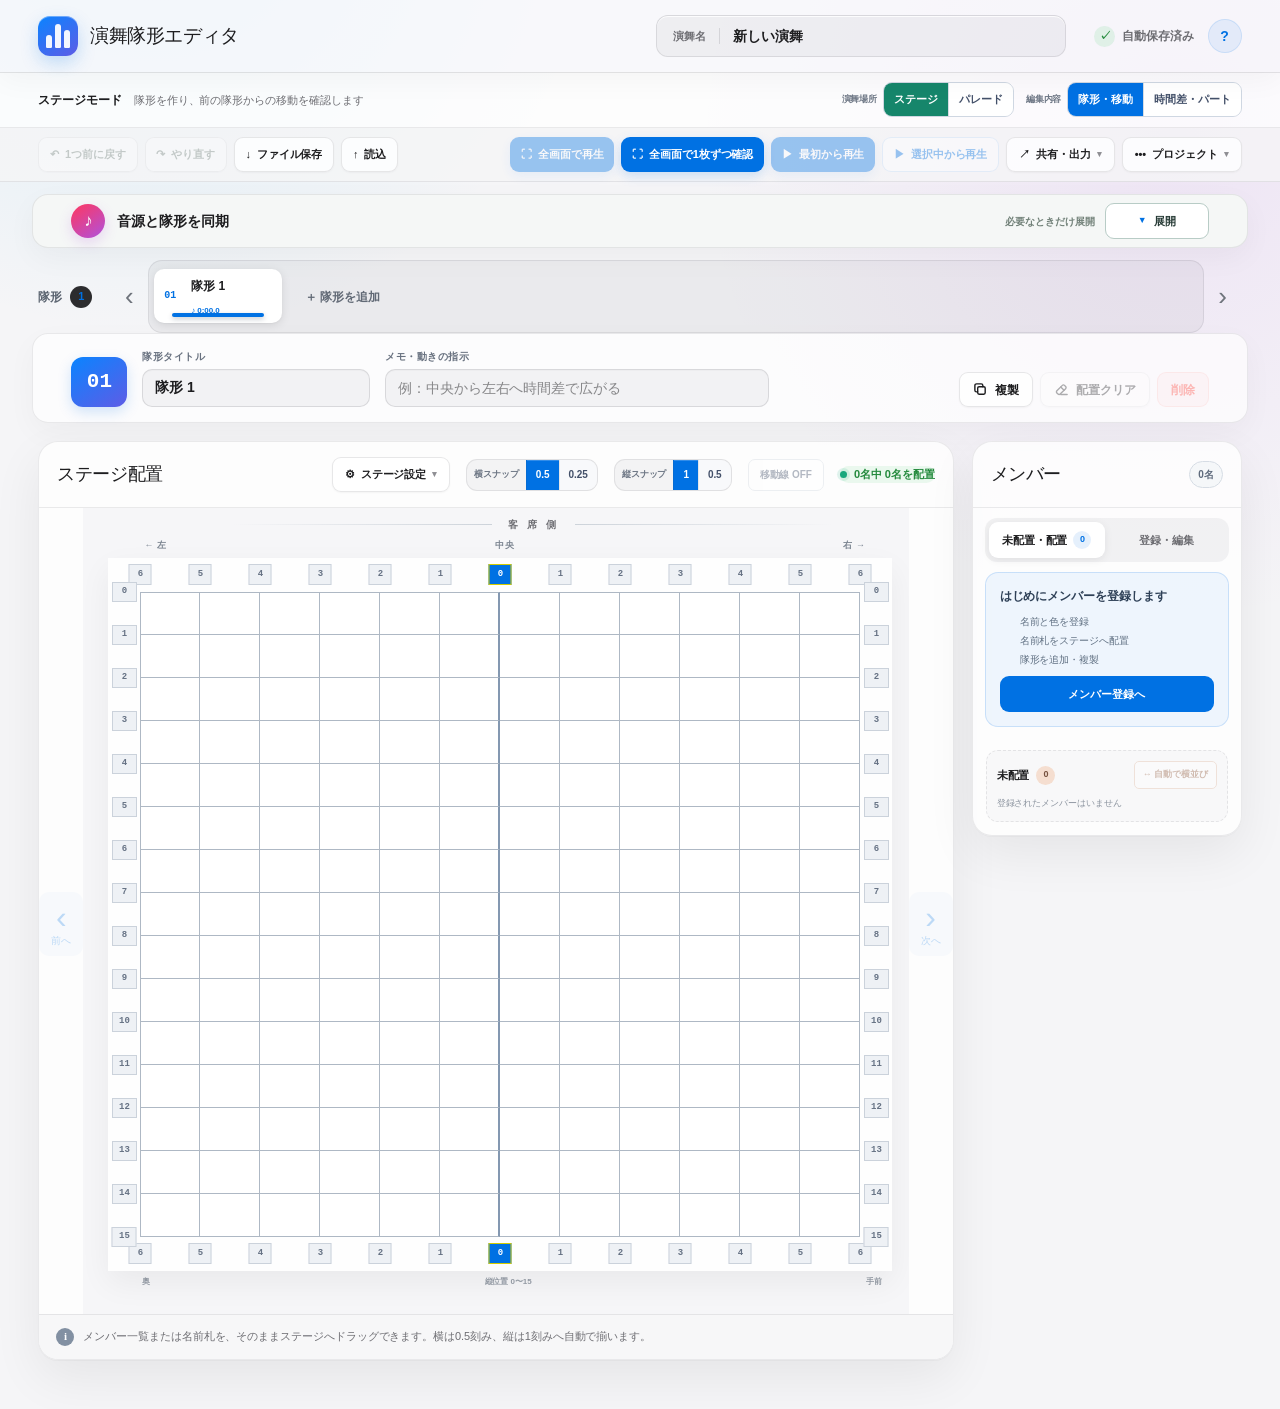
<file: index.html>
<!DOCTYPE html><html lang="ja"><head><meta charSet="utf-8"/><meta name="viewport" content="width=device-width, initial-scale=1"/><link rel="stylesheet" href="/_next/static/css/index.c8V2SssH.css" data-rsc-css-href="/_next/static/css/index.c8V2SssH.css" data-precedence="vite-rsc/importer-resources"/><link rel="modulepreload" fetchPriority="low" href="/_next/static/chunks/index-qFJUiEn0.js"/><script src="/_next/static/chunks/rolldown-runtime-C60lm6uB.js" type="module" async=""></script><script src="/_next/static/chunks/framework-BgSIrAUN.js" type="module" async=""></script><link rel="modulepreload" href="/_next/static/chunks/layout-segment-context-BLCfnZD0.js" crossorigin=""/><link rel="modulepreload" href="/_next/static/chunks/page-d0MLlk1j.js" crossorigin=""/><title>演舞隊形エディタ</title><meta name="description" content="踊りの隊形を、かんたんに作成・編集・共有。スマートフォンとパソコンの両方で使えます。"/><meta name="application-name" content="演舞隊形エディタ"/><meta property="og:title" content="演舞隊形エディタ"/><meta property="og:description" content="踊りの隊形を、かんたんに作成・編集・共有。スマートフォンとパソコンの両方で使えます。"/><meta property="og:url" content="https://sorakane.github.io"/><meta property="og:site_name" content="演舞隊形エディタ"/><meta property="og:type" content="website"/><meta property="og:locale" content="ja_JP"/><meta property="og:image" content="https://sorakane.github.io/og-image.png"/><meta property="og:image:width" content="1200"/><meta property="og:image:height" content="630"/><meta property="og:image:alt" content="演舞隊形エディタ — 踊りの隊形をかんたんに作成・共有"/><meta name="twitter:card" content="summary_large_image"/><meta name="twitter:title" content="演舞隊形エディタ"/><meta name="twitter:description" content="踊りの隊形を、かんたんに作成・編集・共有。スマートフォンとパソコンの両方で使えます。"/><meta name="twitter:image" content="https://sorakane.github.io/og-image.png"/><link rel="shortcut icon" href="/favicon.svg"/><link rel="icon" href="/favicon.svg"/><link rel="manifest" href="/manifest.webmanifest"/><link rel="canonical" href="https://sorakane.github.io"/><meta name="theme-color" content="#f5f5f7" media="(prefers-color-scheme: light)"/><meta name="theme-color" content="#0b0d12" media="(prefers-color-scheme: dark)"/><script>Object.assign(((self[Symbol.for("vinext.navigationRuntime")]??={bootstrap:{routeManifest:null},functions:{}}).bootstrap.rsc??={rsc:[]}),{params:{},nav:{"pathname":"/","searchParams":[]}})</script><link rel="modulepreload" href="/_next/static/chunks/index-qFJUiEn0.js" />
</head><body><main class="app-shell venue-stage"><header class="topbar"><div class="brand-block"><div class="brand-mark" aria-hidden="true"><span></span><span></span><span></span></div><div><h1>演舞隊形エディタ</h1></div></div><label class="project-name-field"><span>演舞名</span><input aria-label="演舞名" value="新しい演舞"/></label><div class="top-actions no-print"><span class="save-indicator saved"><span aria-hidden="true">✓</span>自動保存済み</span><button type="button" class="icon-button help-toggle" aria-expanded="false" aria-controls="help-dialog" aria-label="使い方を開く" title="使い方を開く"><span aria-hidden="true">?</span><span class="sr-only">使い方を開く</span></button></div></header><section class="dance-mode-bar no-print" aria-label="演舞タイプ"><div class="dance-mode-copy"><strong>ステージモード</strong><span>隊形を作り、前の隊形からの移動を確認します</span></div><div class="mode-switches"><div class="mode-switch-group"><span>演舞場所</span><div class="dance-mode-switch venue-mode-switch" aria-label="ステージとパレードの切り替え"><button type="button" class="active" aria-pressed="true">ステージ</button><button type="button" class="" aria-pressed="false">パレード</button></div></div><div class="mode-switch-group"><span>編集内容</span><div class="dance-mode-switch"><button type="button" class="active" aria-pressed="true" title="通常の隊形作成と移動確認">隊形・移動</button><button type="button" class="" aria-pressed="false" title="同じ振りを先・後や1〜4に分ける">時間差・パート</button></div></div></div></section><nav class="mobile-editor-toolbar no-print" aria-label="スマホ用の編集操作"><button type="button" disabled="" aria-label="前の隊形を表示"><span aria-hidden="true">‹</span>前へ</button><button type="button" disabled="" aria-label="1つ前の操作に戻す"><span aria-hidden="true">↶</span>戻す</button><button type="button" disabled="" aria-label="取り消した操作をやり直す"><span aria-hidden="true">↷</span>やり直す</button><button type="button" disabled="" aria-label="次の隊形を表示"><span aria-hidden="true">›</span>次へ</button><button type="button" class="" aria-expanded="false" aria-controls="mobile-advanced-functions"><span aria-hidden="true">•••</span>詳細</button></nav><section class="file-toolbar no-print" id="mobile-advanced-functions" aria-label="編集、共有、書き出し操作"><div class="toolbar-group toolbar-primary" aria-label="編集操作"><button type="button" class="quiet-button undo-button" disabled="" title="戻せる操作はありません"><span aria-hidden="true">↶</span> 1つ前に戻す</button><button type="button" class="quiet-button redo-button" disabled="" title="やり直せる操作はありません"><span aria-hidden="true">↷</span> やり直す</button><button type="button" class="quiet-button"><span aria-hidden="true">↓</span> ファイル保存</button><button type="button" class="quiet-button"><span aria-hidden="true">↑</span> 読込</button><input class="visually-hidden-file" type="file" accept=".formation,application/json"/></div><div class="toolbar-right"><button type="button" class="play-button" disabled=""><span aria-hidden="true">⛶</span> 全画面で再生</button><button type="button" class="play-button"><span aria-hidden="true">⛶</span> 全画面で1枚ずつ確認</button><button type="button" class="play-button" disabled=""><span aria-hidden="true">▶</span>最初から再生</button><button type="button" class="play-button play-current-button" disabled="" title="現在選択している隊形から最後まで再生"><span aria-hidden="true">▶</span>選択中から再生</button><details class="toolbar-menu share-export-menu"><summary><span aria-hidden="true">↗</span> 共有・出力</summary><div class="toolbar-menu-popover"><button type="button" class="menu-close-button" aria-label="共有・出力メニューを閉じる"><span aria-hidden="true">×</span> 閉じる</button><strong>共有</strong><button type="button" class="share-button"><span aria-hidden="true">⇩</span> <!-- -->アニメ画像共有</button><strong>書き出し</strong><button type="button" class="print-button" title="隊形ごとに1ページのPDFを新しいタブで開く"><span aria-hidden="true">▣</span> <!-- -->PDFを開く</button><button type="button" class="excel-button"><span aria-hidden="true">X</span> Excel出力</button></div></details><details class="toolbar-menu project-menu"><summary><span aria-hidden="true">•••</span> プロジェクト</summary><div class="toolbar-menu-popover"><button type="button" class="menu-close-button" aria-label="プロジェクトメニューを閉じる"><span aria-hidden="true">×</span> 閉じる</button><strong>プロジェクト操作</strong><button type="button" class="quiet-button" title="保存方法を選んで新しい演舞を作成"><span aria-hidden="true">＋</span> 新規</button><button type="button" class="delete-all-button"><span aria-hidden="true">×</span> 全部削除</button></div></details></div></section><section class="audio-sync-panel no-print collapsed" aria-label="音源同期"><div class="audio-sync-heading"><span class="audio-toggle-icon" aria-hidden="true">♪</span><span class="audio-sync-title"><strong>音源と隊形を同期</strong></span><span class="audio-toggle-summary">必要なときだけ展開</span><button type="button" class="audio-sync-toggle" aria-expanded="false" aria-controls="audio-sync-content"><span class="audio-toggle-chevron" aria-hidden="true">▼</span><strong>展開</strong></button></div><audio class="audio-element" preload="metadata"></audio></section><section class="formation-strip"><div class="strip-heading"><span>隊形</span><strong>1</strong></div><button type="button" class="strip-arrow no-print" aria-label="前の隊形">‹</button><div class="formation-tabs" role="tablist" aria-label="隊形一覧"><button type="button" role="tab" aria-selected="true" aria-current="step" class="formation-tab active" draggable="true" title="ドラッグで順番を変更（Alt＋←／→でも移動）"><span class="tab-number">01</span><span class="tab-title">隊形 1</span><span class="tab-cue">♪ <!-- -->0:00.0</span></button><button type="button" class="add-tab no-print"><span aria-hidden="true">＋</span> 隊形を追加</button></div><button type="button" class="strip-arrow no-print" aria-label="次の隊形">›</button></section><section class="formation-details"><div class="formation-number-badge">01</div><label class="title-field"><span>隊形タイトル</span><input placeholder="例：サビ混合魅せ場" value="隊形 1"/></label><label class="notes-field"><span>メモ・動きの指示</span><input placeholder="例：中央から左右へ時間差で広がる" value=""/></label><div class="formation-actions no-print"><button type="button" class="secondary-button"><svg class="formation-action-icon" viewBox="0 0 16 16" aria-hidden="true"><rect x="5" y="5" width="8" height="8" rx="1.5"></rect><path d="M10.5 5V3.8A1.8 1.8 0 0 0 8.7 2H3.8A1.8 1.8 0 0 0 2 3.8v4.9a1.8 1.8 0 0 0 1.8 1.8H5"></path></svg><span class="formation-action-label">複製</span></button><button type="button" class="clear-button" disabled=""><svg class="formation-action-icon" viewBox="0 0 16 16" aria-hidden="true"><path d="m3.1 9.4 5.8-5.8a1.6 1.6 0 0 1 2.3 0l1.2 1.2a1.6 1.6 0 0 1 0 2.3l-5.8 5.8a1.6 1.6 0 0 1-2.3 0l-1.2-1.2a1.6 1.6 0 0 1 0-2.3Z"></path><path d="m7.2 5.3 3.5 3.5M7.2 13.4H14"></path></svg><span class="formation-action-label">配置クリア</span></button><button type="button" class="danger-button" disabled="">削除</button></div></section><div class="editor-layout"><section class="board-card" aria-label="ステージ編集"><div class="board-heading"><div><h2>ステージ配置</h2></div><div class="board-heading-tools"><details class="stage-settings no-print"><summary><span aria-hidden="true">⚙</span> ステージ設定</summary><div class="stage-settings-popover"><button type="button" class="menu-close-button" aria-label="ステージ設定メニューを閉じる"><span aria-hidden="true">×</span> 閉じる</button><strong>目盛りの範囲</strong><div class="grid-size-controls" aria-label="ステージ目盛りの設定"><div class="grid-stepper"><span class="axis-name">横</span><button type="button" aria-label="横の数字を減らす">−</button><output>±<!-- -->6</output><button type="button" aria-label="横の数字を増やす">＋</button></div><div class="grid-stepper"><span class="axis-name">縦</span><button type="button" aria-label="縦の数字を減らす">−</button><output>0〜<!-- -->15</output><button type="button" aria-label="縦の数字を増やす">＋</button></div></div><strong>入場・退場</strong><div class="wing-position-controls" aria-label="入場と退場の場所"><label><span>入場</span><select><option value="none" selected="">なし</option><option value="left">左袖</option><option value="right">右袖</option><option value="front-left">手前左</option><option value="front-right">手前右</option></select></label><label><span>退場</span><select><option value="none" selected="">なし</option><option value="left">左袖</option><option value="right">右袖</option><option value="front-left">手前左</option><option value="front-right">手前右</option></select></label></div><strong>名前札の幅</strong><div class="label-size-controls" aria-label="名前札の幅"><span>名前札</span><button type="button" aria-label="名前札を小さくする">−</button><button type="button" class="active" aria-label="名前札の幅を列数に合わせて自動調整">自動</button><button type="button" aria-label="名前札を大きくする">＋</button></div></div></details><div class="snap-mode-controls no-print" aria-label="横位置の自動補正間隔"><span>横スナップ</span><button type="button" class="active" aria-pressed="true">0.5</button><button type="button" class="" aria-pressed="false">0.25</button></div><div class="snap-mode-controls no-print" aria-label="縦位置の自動補正間隔"><span>縦スナップ</span><button type="button" class="active" aria-pressed="true">1</button><button type="button" class="" aria-pressed="false">0.5</button></div><button type="button" class="movement-guide-toggle no-print" aria-pressed="false" disabled="" title="2番目以降の隊形で使えます">移動線 <!-- -->OFF</button><div class="board-status"><span class="status-dot"></span>0<!-- -->名中 <!-- -->0<!-- -->名を配置</div></div><p class="mobile-scroll-hint no-print">ステージは左右に動かせます</p></div><div class="board-navigation-layout"><div class="board-navigation-rail no-print"><button type="button" class="board-navigation-button" aria-label="隊列表の前の隊形へ" title="前の隊形" disabled=""><span aria-hidden="true">‹</span><small>前へ</small></button></div><div class="stage-scroll"><div class="audience-label"><span></span><strong>客 席 側</strong><span></span></div><div class="stage-workspace side-wing-count-0" style="--stage-left-wing-width:0px;--stage-right-wing-width:0px"><div class="stage-area"><div class="stage-side-labels" aria-hidden="true"><span>← 左</span><span>中央</span><span>右 →</span></div><div class="stage-grid-wrap" style="min-width:784px;--stage-columns:12;--stage-rows:15"><div class="x-axis-labels" aria-label="横位置"><div class="column-label" style="left:0%"><span>6</span></div><div class="column-label" style="left:8.333333333333332%"><span>5</span></div><div class="column-label" style="left:16.666666666666664%"><span>4</span></div><div class="column-label" style="left:25%"><span>3</span></div><div class="column-label" style="left:33.33333333333333%"><span>2</span></div><div class="column-label" style="left:41.66666666666667%"><span>1</span></div><div class="column-label center" style="left:50%"><span>0</span></div><div class="column-label" style="left:58.333333333333336%"><span>1</span></div><div class="column-label" style="left:66.66666666666666%"><span>2</span></div><div class="column-label" style="left:75%"><span>3</span></div><div class="column-label" style="left:83.33333333333334%"><span>4</span></div><div class="column-label" style="left:91.66666666666666%"><span>5</span></div><div class="column-label" style="left:100%"><span>6</span></div></div><div class="stage-grid" aria-hidden="true"><div class="grid-row"><div class="row-label">0</div><div class="stage-cell first-stage-column first-stage-row"></div><div class="stage-cell first-stage-row"></div><div class="stage-cell first-stage-row"></div><div class="stage-cell first-stage-row"></div><div class="stage-cell first-stage-row"></div><div class="stage-cell center-line-left first-stage-row"></div><div class="stage-cell first-stage-row"></div><div class="stage-cell first-stage-row"></div><div class="stage-cell first-stage-row"></div><div class="stage-cell first-stage-row"></div><div class="stage-cell first-stage-row"></div><div class="stage-cell first-stage-row"></div><div class="row-label row-label-right">0</div></div><div class="grid-row"><div class="row-label">1</div><div class="stage-cell first-stage-column"></div><div class="stage-cell"></div><div class="stage-cell"></div><div class="stage-cell"></div><div class="stage-cell"></div><div class="stage-cell center-line-left"></div><div class="stage-cell"></div><div class="stage-cell"></div><div class="stage-cell"></div><div class="stage-cell"></div><div class="stage-cell"></div><div class="stage-cell"></div><div class="row-label row-label-right">1</div></div><div class="grid-row"><div class="row-label">2</div><div class="stage-cell first-stage-column"></div><div class="stage-cell"></div><div class="stage-cell"></div><div class="stage-cell"></div><div class="stage-cell"></div><div class="stage-cell center-line-left"></div><div class="stage-cell"></div><div class="stage-cell"></div><div class="stage-cell"></div><div class="stage-cell"></div><div class="stage-cell"></div><div class="stage-cell"></div><div class="row-label row-label-right">2</div></div><div class="grid-row"><div class="row-label">3</div><div class="stage-cell first-stage-column"></div><div class="stage-cell"></div><div class="stage-cell"></div><div class="stage-cell"></div><div class="stage-cell"></div><div class="stage-cell center-line-left"></div><div class="stage-cell"></div><div class="stage-cell"></div><div class="stage-cell"></div><div class="stage-cell"></div><div class="stage-cell"></div><div class="stage-cell"></div><div class="row-label row-label-right">3</div></div><div class="grid-row"><div class="row-label">4</div><div class="stage-cell first-stage-column"></div><div class="stage-cell"></div><div class="stage-cell"></div><div class="stage-cell"></div><div class="stage-cell"></div><div class="stage-cell center-line-left"></div><div class="stage-cell"></div><div class="stage-cell"></div><div class="stage-cell"></div><div class="stage-cell"></div><div class="stage-cell"></div><div class="stage-cell"></div><div class="row-label row-label-right">4</div></div><div class="grid-row"><div class="row-label">5</div><div class="stage-cell first-stage-column"></div><div class="stage-cell"></div><div class="stage-cell"></div><div class="stage-cell"></div><div class="stage-cell"></div><div class="stage-cell center-line-left"></div><div class="stage-cell"></div><div class="stage-cell"></div><div class="stage-cell"></div><div class="stage-cell"></div><div class="stage-cell"></div><div class="stage-cell"></div><div class="row-label row-label-right">5</div></div><div class="grid-row"><div class="row-label">6</div><div class="stage-cell first-stage-column"></div><div class="stage-cell"></div><div class="stage-cell"></div><div class="stage-cell"></div><div class="stage-cell"></div><div class="stage-cell center-line-left"></div><div class="stage-cell"></div><div class="stage-cell"></div><div class="stage-cell"></div><div class="stage-cell"></div><div class="stage-cell"></div><div class="stage-cell"></div><div class="row-label row-label-right">6</div></div><div class="grid-row"><div class="row-label">7</div><div class="stage-cell first-stage-column"></div><div class="stage-cell"></div><div class="stage-cell"></div><div class="stage-cell"></div><div class="stage-cell"></div><div class="stage-cell center-line-left"></div><div class="stage-cell"></div><div class="stage-cell"></div><div class="stage-cell"></div><div class="stage-cell"></div><div class="stage-cell"></div><div class="stage-cell"></div><div class="row-label row-label-right">7</div></div><div class="grid-row"><div class="row-label">8</div><div class="stage-cell first-stage-column"></div><div class="stage-cell"></div><div class="stage-cell"></div><div class="stage-cell"></div><div class="stage-cell"></div><div class="stage-cell center-line-left"></div><div class="stage-cell"></div><div class="stage-cell"></div><div class="stage-cell"></div><div class="stage-cell"></div><div class="stage-cell"></div><div class="stage-cell"></div><div class="row-label row-label-right">8</div></div><div class="grid-row"><div class="row-label">9</div><div class="stage-cell first-stage-column"></div><div class="stage-cell"></div><div class="stage-cell"></div><div class="stage-cell"></div><div class="stage-cell"></div><div class="stage-cell center-line-left"></div><div class="stage-cell"></div><div class="stage-cell"></div><div class="stage-cell"></div><div class="stage-cell"></div><div class="stage-cell"></div><div class="stage-cell"></div><div class="row-label row-label-right">9</div></div><div class="grid-row"><div class="row-label">10</div><div class="stage-cell first-stage-column"></div><div class="stage-cell"></div><div class="stage-cell"></div><div class="stage-cell"></div><div class="stage-cell"></div><div class="stage-cell center-line-left"></div><div class="stage-cell"></div><div class="stage-cell"></div><div class="stage-cell"></div><div class="stage-cell"></div><div class="stage-cell"></div><div class="stage-cell"></div><div class="row-label row-label-right">10</div></div><div class="grid-row"><div class="row-label">11</div><div class="stage-cell first-stage-column"></div><div class="stage-cell"></div><div class="stage-cell"></div><div class="stage-cell"></div><div class="stage-cell"></div><div class="stage-cell center-line-left"></div><div class="stage-cell"></div><div class="stage-cell"></div><div class="stage-cell"></div><div class="stage-cell"></div><div class="stage-cell"></div><div class="stage-cell"></div><div class="row-label row-label-right">11</div></div><div class="grid-row"><div class="row-label">12</div><div class="stage-cell first-stage-column"></div><div class="stage-cell"></div><div class="stage-cell"></div><div class="stage-cell"></div><div class="stage-cell"></div><div class="stage-cell center-line-left"></div><div class="stage-cell"></div><div class="stage-cell"></div><div class="stage-cell"></div><div class="stage-cell"></div><div class="stage-cell"></div><div class="stage-cell"></div><div class="row-label row-label-right">12</div></div><div class="grid-row"><div class="row-label">13</div><div class="stage-cell first-stage-column"></div><div class="stage-cell"></div><div class="stage-cell"></div><div class="stage-cell"></div><div class="stage-cell"></div><div class="stage-cell center-line-left"></div><div class="stage-cell"></div><div class="stage-cell"></div><div class="stage-cell"></div><div class="stage-cell"></div><div class="stage-cell"></div><div class="stage-cell"></div><div class="row-label row-label-right">13</div></div><div class="grid-row"><div class="row-label">14</div><div class="stage-cell first-stage-column"></div><div class="stage-cell"></div><div class="stage-cell"></div><div class="stage-cell"></div><div class="stage-cell"></div><div class="stage-cell center-line-left"></div><div class="stage-cell"></div><div class="stage-cell"></div><div class="stage-cell"></div><div class="stage-cell"></div><div class="stage-cell"></div><div class="stage-cell"></div><div class="row-label row-label-right">14</div></div></div><div class="terminal-row-label terminal-row-label-left" aria-hidden="true">15</div><div class="terminal-row-label terminal-row-label-right" aria-hidden="true">15</div><div class="stage-token-layer" role="button" tabindex="-1" aria-label="ステージ上の配置位置"></div><div class="x-axis-labels x-axis-labels-back" aria-label="後ろ側の横位置"><div class="column-label" style="left:0%"><span>6</span></div><div class="column-label" style="left:8.333333333333332%"><span>5</span></div><div class="column-label" style="left:16.666666666666664%"><span>4</span></div><div class="column-label" style="left:25%"><span>3</span></div><div class="column-label" style="left:33.33333333333333%"><span>2</span></div><div class="column-label" style="left:41.66666666666667%"><span>1</span></div><div class="column-label center" style="left:50%"><span>0</span></div><div class="column-label" style="left:58.333333333333336%"><span>1</span></div><div class="column-label" style="left:66.66666666666666%"><span>2</span></div><div class="column-label" style="left:75%"><span>3</span></div><div class="column-label" style="left:83.33333333333334%"><span>4</span></div><div class="column-label" style="left:91.66666666666666%"><span>5</span></div><div class="column-label" style="left:100%"><span>6</span></div></div></div><div class="stage-depth-label" aria-hidden="true"><span>奥</span><span>縦位置<!-- --> <!-- -->0〜15</span><span>手前</span></div></div></div></div><div class="board-navigation-rail no-print"><button type="button" class="board-navigation-button" aria-label="隊列表の次の隊形へ" title="次の隊形" disabled=""><span aria-hidden="true">›</span><small>次へ</small></button></div></div><div class="board-footer no-print"><span class="tip-icon" aria-hidden="true">i</span><p>メンバー一覧または名前札を、そのままステージへドラッグできます。横は0.5刻み、縦は1刻みへ自動で揃います。</p></div></section><section class="mobile-member-dock no-print" aria-label="スマホ用メンバー選択"><button type="button" class="mobile-members-open">＋ メンバー追加・削除</button><div class="mobile-dock-heading"><strong>配置するメンバー</strong><span>名前をタップして選択</span></div><p class="mobile-dock-empty">「＋ メンバー追加・削除」から登録できます</p></section><dialog class="mobile-members-dialog rename-dialog no-print" aria-labelledby="rename-title"><div class="mobile-members-content"><h2 id="rename-title">メンバーの名前変更</h2><form><label class="rename-field">新しい名前<input aria-label="新しい名前" maxLength="30" value=""/></label><p>「変更を保存」を押すまで名前は変わりません。</p><div class="rename-actions"><button type="button" class="rename-cancel">キャンセル</button><button type="submit" disabled="">変更を保存</button></div></form></div></dialog><dialog class="mobile-members-dialog no-print" aria-labelledby="mobile-members-title"><div class="mobile-members-content"><header><h2 id="mobile-members-title">メンバー追加・削除</h2><button type="button">× 閉じる</button></header><form><label>名前<input aria-label="追加するメンバー名" placeholder="メンバー名" maxLength="30" value=""/></label><label>色<input type="color" aria-label="追加するメンバーの色" value="#61CBF4"/></label><button type="submit" disabled="">追加</button></form><p>名前変更は配置・色を保ったまま全隊形に反映されます。名前札の長押しからも変更できます。</p><ul></ul></div></dialog><aside class="member-panel no-print" aria-label="メンバー管理"><div class="panel-heading"><div><h2>メンバー</h2></div><span class="member-count">0<!-- -->名</span></div><div class="member-panel-tabs" role="tablist" aria-label="メンバー欄の表示"><button type="button" role="tab" aria-selected="true" class="active">未配置・配置<span>0</span></button><button type="button" role="tab" aria-selected="false" class="">登録・編集</button></div><section class="member-tab-panel placement-tab" role="tabpanel"><div class="member-onboarding"><strong>はじめにメンバーを登録します</strong><ol><li>名前と色を登録</li><li>名前札をステージへ配置</li><li>隊形を追加・複製</li></ol><button type="button">メンバー登録へ</button></div><div class="unplaced-zone"><div class="unplaced-heading"><div><strong>未配置</strong><span>0</span></div><button type="button" disabled="" title="未配置のメンバーを空いている罫線へ左右に並べます">↔ 自動で横並び</button></div><p>登録されたメンバーはいません</p></div></section></aside></div><footer class="print-footer"><span>新しい演舞</span><span>隊形 1</span></footer><div class="print-document" aria-hidden="true"><section class="print-sheet"><header class="print-sheet-header"><div class="print-title-table"><h1>新しい演舞</h1><div><strong>1</strong><h2>隊形 1</h2></div></div><div class="print-remarks-table"><div class="print-remarks-primary"><strong>備考</strong><span>　</span></div><div class="print-remarks-stats"><span>横 ±<!-- -->6</span><span>縦<!-- --> <!-- -->0〜15</span><span>配置 <!-- -->0<!-- -->名</span><span>合計 <!-- -->0<!-- -->名</span></div></div></header><div class="print-audience-label"><span></span>客 席 側<span></span></div><div class="print-stage-workspace" style="--print-left-wing-width:0mm;--print-right-wing-width:0mm"><div class="print-stage-area"><div class="stage-side-labels" aria-hidden="true"><span>← 左</span><span>中央</span><span>右 →</span></div><div class="stage-grid-wrap" style="--stage-columns:12;--stage-rows:15"><div class="x-axis-labels" aria-label="横位置"><div class="column-label" style="left:0%"><span>6</span></div><div class="column-label" style="left:8.333333333333332%"><span>5</span></div><div class="column-label" style="left:16.666666666666664%"><span>4</span></div><div class="column-label" style="left:25%"><span>3</span></div><div class="column-label" style="left:33.33333333333333%"><span>2</span></div><div class="column-label" style="left:41.66666666666667%"><span>1</span></div><div class="column-label center" style="left:50%"><span>0</span></div><div class="column-label" style="left:58.333333333333336%"><span>1</span></div><div class="column-label" style="left:66.66666666666666%"><span>2</span></div><div class="column-label" style="left:75%"><span>3</span></div><div class="column-label" style="left:83.33333333333334%"><span>4</span></div><div class="column-label" style="left:91.66666666666666%"><span>5</span></div><div class="column-label" style="left:100%"><span>6</span></div></div><div class="stage-grid" aria-hidden="true"><div class="grid-row"><div class="row-label">0</div><div class="stage-cell first-stage-column first-stage-row"></div><div class="stage-cell first-stage-row"></div><div class="stage-cell first-stage-row"></div><div class="stage-cell first-stage-row"></div><div class="stage-cell first-stage-row"></div><div class="stage-cell center-line-left first-stage-row"></div><div class="stage-cell first-stage-row"></div><div class="stage-cell first-stage-row"></div><div class="stage-cell first-stage-row"></div><div class="stage-cell first-stage-row"></div><div class="stage-cell first-stage-row"></div><div class="stage-cell first-stage-row"></div><div class="row-label row-label-right">0</div></div><div class="grid-row"><div class="row-label">1</div><div class="stage-cell first-stage-column"></div><div class="stage-cell"></div><div class="stage-cell"></div><div class="stage-cell"></div><div class="stage-cell"></div><div class="stage-cell center-line-left"></div><div class="stage-cell"></div><div class="stage-cell"></div><div class="stage-cell"></div><div class="stage-cell"></div><div class="stage-cell"></div><div class="stage-cell"></div><div class="row-label row-label-right">1</div></div><div class="grid-row"><div class="row-label">2</div><div class="stage-cell first-stage-column"></div><div class="stage-cell"></div><div class="stage-cell"></div><div class="stage-cell"></div><div class="stage-cell"></div><div class="stage-cell center-line-left"></div><div class="stage-cell"></div><div class="stage-cell"></div><div class="stage-cell"></div><div class="stage-cell"></div><div class="stage-cell"></div><div class="stage-cell"></div><div class="row-label row-label-right">2</div></div><div class="grid-row"><div class="row-label">3</div><div class="stage-cell first-stage-column"></div><div class="stage-cell"></div><div class="stage-cell"></div><div class="stage-cell"></div><div class="stage-cell"></div><div class="stage-cell center-line-left"></div><div class="stage-cell"></div><div class="stage-cell"></div><div class="stage-cell"></div><div class="stage-cell"></div><div class="stage-cell"></div><div class="stage-cell"></div><div class="row-label row-label-right">3</div></div><div class="grid-row"><div class="row-label">4</div><div class="stage-cell first-stage-column"></div><div class="stage-cell"></div><div class="stage-cell"></div><div class="stage-cell"></div><div class="stage-cell"></div><div class="stage-cell center-line-left"></div><div class="stage-cell"></div><div class="stage-cell"></div><div class="stage-cell"></div><div class="stage-cell"></div><div class="stage-cell"></div><div class="stage-cell"></div><div class="row-label row-label-right">4</div></div><div class="grid-row"><div class="row-label">5</div><div class="stage-cell first-stage-column"></div><div class="stage-cell"></div><div class="stage-cell"></div><div class="stage-cell"></div><div class="stage-cell"></div><div class="stage-cell center-line-left"></div><div class="stage-cell"></div><div class="stage-cell"></div><div class="stage-cell"></div><div class="stage-cell"></div><div class="stage-cell"></div><div class="stage-cell"></div><div class="row-label row-label-right">5</div></div><div class="grid-row"><div class="row-label">6</div><div class="stage-cell first-stage-column"></div><div class="stage-cell"></div><div class="stage-cell"></div><div class="stage-cell"></div><div class="stage-cell"></div><div class="stage-cell center-line-left"></div><div class="stage-cell"></div><div class="stage-cell"></div><div class="stage-cell"></div><div class="stage-cell"></div><div class="stage-cell"></div><div class="stage-cell"></div><div class="row-label row-label-right">6</div></div><div class="grid-row"><div class="row-label">7</div><div class="stage-cell first-stage-column"></div><div class="stage-cell"></div><div class="stage-cell"></div><div class="stage-cell"></div><div class="stage-cell"></div><div class="stage-cell center-line-left"></div><div class="stage-cell"></div><div class="stage-cell"></div><div class="stage-cell"></div><div class="stage-cell"></div><div class="stage-cell"></div><div class="stage-cell"></div><div class="row-label row-label-right">7</div></div><div class="grid-row"><div class="row-label">8</div><div class="stage-cell first-stage-column"></div><div class="stage-cell"></div><div class="stage-cell"></div><div class="stage-cell"></div><div class="stage-cell"></div><div class="stage-cell center-line-left"></div><div class="stage-cell"></div><div class="stage-cell"></div><div class="stage-cell"></div><div class="stage-cell"></div><div class="stage-cell"></div><div class="stage-cell"></div><div class="row-label row-label-right">8</div></div><div class="grid-row"><div class="row-label">9</div><div class="stage-cell first-stage-column"></div><div class="stage-cell"></div><div class="stage-cell"></div><div class="stage-cell"></div><div class="stage-cell"></div><div class="stage-cell center-line-left"></div><div class="stage-cell"></div><div class="stage-cell"></div><div class="stage-cell"></div><div class="stage-cell"></div><div class="stage-cell"></div><div class="stage-cell"></div><div class="row-label row-label-right">9</div></div><div class="grid-row"><div class="row-label">10</div><div class="stage-cell first-stage-column"></div><div class="stage-cell"></div><div class="stage-cell"></div><div class="stage-cell"></div><div class="stage-cell"></div><div class="stage-cell center-line-left"></div><div class="stage-cell"></div><div class="stage-cell"></div><div class="stage-cell"></div><div class="stage-cell"></div><div class="stage-cell"></div><div class="stage-cell"></div><div class="row-label row-label-right">10</div></div><div class="grid-row"><div class="row-label">11</div><div class="stage-cell first-stage-column"></div><div class="stage-cell"></div><div class="stage-cell"></div><div class="stage-cell"></div><div class="stage-cell"></div><div class="stage-cell center-line-left"></div><div class="stage-cell"></div><div class="stage-cell"></div><div class="stage-cell"></div><div class="stage-cell"></div><div class="stage-cell"></div><div class="stage-cell"></div><div class="row-label row-label-right">11</div></div><div class="grid-row"><div class="row-label">12</div><div class="stage-cell first-stage-column"></div><div class="stage-cell"></div><div class="stage-cell"></div><div class="stage-cell"></div><div class="stage-cell"></div><div class="stage-cell center-line-left"></div><div class="stage-cell"></div><div class="stage-cell"></div><div class="stage-cell"></div><div class="stage-cell"></div><div class="stage-cell"></div><div class="stage-cell"></div><div class="row-label row-label-right">12</div></div><div class="grid-row"><div class="row-label">13</div><div class="stage-cell first-stage-column"></div><div class="stage-cell"></div><div class="stage-cell"></div><div class="stage-cell"></div><div class="stage-cell"></div><div class="stage-cell center-line-left"></div><div class="stage-cell"></div><div class="stage-cell"></div><div class="stage-cell"></div><div class="stage-cell"></div><div class="stage-cell"></div><div class="stage-cell"></div><div class="row-label row-label-right">13</div></div><div class="grid-row"><div class="row-label">14</div><div class="stage-cell first-stage-column"></div><div class="stage-cell"></div><div class="stage-cell"></div><div class="stage-cell"></div><div class="stage-cell"></div><div class="stage-cell center-line-left"></div><div class="stage-cell"></div><div class="stage-cell"></div><div class="stage-cell"></div><div class="stage-cell"></div><div class="stage-cell"></div><div class="stage-cell"></div><div class="row-label row-label-right">14</div></div></div><div class="terminal-row-label terminal-row-label-left">15</div><div class="terminal-row-label terminal-row-label-right">15</div><div class="stage-token-layer"></div><div class="x-axis-labels x-axis-labels-back" aria-label="後ろ側の横位置"><div class="column-label" style="left:0%"><span>6</span></div><div class="column-label" style="left:8.333333333333332%"><span>5</span></div><div class="column-label" style="left:16.666666666666664%"><span>4</span></div><div class="column-label" style="left:25%"><span>3</span></div><div class="column-label" style="left:33.33333333333333%"><span>2</span></div><div class="column-label" style="left:41.66666666666667%"><span>1</span></div><div class="column-label center" style="left:50%"><span>0</span></div><div class="column-label" style="left:58.333333333333336%"><span>1</span></div><div class="column-label" style="left:66.66666666666666%"><span>2</span></div><div class="column-label" style="left:75%"><span>3</span></div><div class="column-label" style="left:83.33333333333334%"><span>4</span></div><div class="column-label" style="left:91.66666666666666%"><span>5</span></div><div class="column-label" style="left:100%"><span>6</span></div></div></div><div class="stage-depth-label"><span>奥</span><span>縦位置<!-- --> <!-- -->0〜15</span><span>手前</span></div></div></div><footer class="print-sheet-footer"><span>1<!-- --> / <!-- -->1</span><span>0<!-- -->名</span></footer></section></div></main><script type="module" src="/_next/static/chunks/index-qFJUiEn0.js" id="_R_" async=""></script><script>((self[Symbol.for("vinext.navigationRuntime")]??={bootstrap:{routeManifest:null},functions:{}}).bootstrap.rsc??={rsc:[]}).rsc.push("2:I[\"8c0f216c4604\",[],\"Children\",1]\n")</script><script>((self[Symbol.for("vinext.navigationRuntime")]??={bootstrap:{routeManifest:null},functions:{}}).bootstrap.rsc??={rsc:[]}).rsc.push("3:I[\"593f344dc510\",[],\"GlobalErrorBoundary\",1]\n")</script><script>((self[Symbol.for("vinext.navigationRuntime")]??={bootstrap:{routeManifest:null},functions:{}}).bootstrap.rsc??={rsc:[]}).rsc.push("4:I[\"0b874ad30386\",[],\"default\",1]\n")</script><script>((self[Symbol.for("vinext.navigationRuntime")]??={bootstrap:{routeManifest:null},functions:{}}).bootstrap.rsc??={rsc:[]}).rsc.push("5:I[\"593f344dc510\",[],\"ErrorBoundary\",1]\n")</script><script>((self[Symbol.for("vinext.navigationRuntime")]??={bootstrap:{routeManifest:null},functions:{}}).bootstrap.rsc??={rsc:[]}).rsc.push("6:I[\"15c18cfaeeff\",[],\"LayoutSegmentProvider\",1]\n")</script><script>((self[Symbol.for("vinext.navigationRuntime")]??={bootstrap:{routeManifest:null},functions:{}}).bootstrap.rsc??={rsc:[]}).rsc.push("7:I[\"8c0f216c4604\",[],\"Slot\",1]\n")</script><script>((self[Symbol.for("vinext.navigationRuntime")]??={bootstrap:{routeManifest:null},functions:{}}).bootstrap.rsc??={rsc:[]}).rsc.push("8:I[\"9276801271d6\",[],\"AppRouterScrollTarget\",1]\n")</script><script>((self[Symbol.for("vinext.navigationRuntime")]??={bootstrap:{routeManifest:null},functions:{}}).bootstrap.rsc??={rsc:[]}).rsc.push("9:I[\"593f344dc510\",[],\"RedirectBoundary\",1]\n")</script><script>((self[Symbol.for("vinext.navigationRuntime")]??={bootstrap:{routeManifest:null},functions:{}}).bootstrap.rsc??={rsc:[]}).rsc.push(":HL[\"/_next/static/css/index.c8V2SssH.css\",\"style\"     ]\n")</script><script>((self[Symbol.for("vinext.navigationRuntime")]??={bootstrap:{routeManifest:null},functions:{}}).bootstrap.rsc??={rsc:[]}).rsc.push("0:{\"__route\":\"route:/\",\"__interceptionContext\":null,\"__layoutIds\":[\"layout:/\"],\"__rootLayout\":\"/\",\"__sourcePage\":\"/page\",\"page:/\":\"$L1\",\"layout:/\":[[[[\"$\",\"link\",\"css:/_next/static/css/index.c8V2SssH.css\",{\"rel\":\"stylesheet\",\"precedence\":\"vite-rsc/importer-resources\",\"href\":\"/_next/static/css/index.c8V2SssH.css\",\"data-rsc-css-href\":\"/_next/static/css/index.c8V2SssH.css\"}],\"$undefined\"],[\"$\",\"html\",null,{\"lang\":\"ja\",\"children\":[\"$\",\"body\",null,{\"children\":[\"$\",\"$L2\",null,{}]}]}]],null],\"route:/\":[[[\"$\",\"meta\",null,{\"charSet\":\"utf-8\"}],[[\"$\",\"title\",\"0\",{\"children\":\"演舞隊形エディタ\"}],[\"$\",\"meta\",\"1\",{\"name\":\"description\",\"content\":\"踊りの隊形を、かんたんに作成・編集・共有。スマートフォンとパソコンの両方で使えます。\"}],[\"$\",\"meta\",\"2\",{\"name\":\"application-name\",\"content\":\"演舞隊形エディタ\"}],[\"$\",\"meta\",\"3\",{\"property\":\"og:title\",\"content\":\"演舞隊形エディタ\"}],[\"$\",\"meta\",\"4\",{\"property\":\"og:description\",\"content\":\"踊りの隊形を、かんたんに作成・編集・共有。スマートフォンとパソコンの両方で使えます。\"}],[\"$\",\"meta\",\"5\",{\"property\":\"og:url\",\"content\":\"https://sorakane.github.io\"}],[\"$\",\"meta\",\"6\",{\"property\":\"og:site_name\",\"content\":\"演舞隊形エディタ\"}],[\"$\",\"meta\",\"7\",{\"property\":\"og:type\",\"content\":\"website\"}],[\"$\",\"meta\",\"8\",{\"property\":\"og:locale\",\"content\":\"ja_JP\"}],[\"$\",\"meta\",\"9\",{\"property\":\"og:image\",\"content\":\"https://sorakane.github.io/og-image.png\"}],[\"$\",\"meta\",\"10\",{\"property\":\"og:image:width\",\"content\":\"1200\"}],[\"$\",\"meta\",\"11\",{\"property\":\"og:image:height\",\"content\":\"630\"}],[\"$\",\"meta\",\"12\",{\"property\":\"og:image:alt\",\"content\":\"演舞隊形エディタ — 踊りの隊形をかんたんに作成・共有\"}],[\"$\",\"meta\",\"13\",{\"name\":\"twitter:card\",\"content\":\"summary_large_image\"}],[\"$\",\"meta\",\"14\",{\"name\":\"twitter:title\",\"content\":\"演舞隊形エディタ\"}],[\"$\",\"meta\",\"15\",{\"name\":\"twitter:description\",\"content\":\"踊りの隊形を、かんたんに作成・編集・共有。スマートフォンとパソコンの両方で使えます。\"}],[\"$\",\"meta\",\"16\",{\"name\":\"twitter:image\",\"content\":\"https://sorakane.github.io/og-image.png\"}],[\"$\",\"link\",\"17\",{\"rel\":\"shortcut icon\",\"href\":\"/favicon.svg\"}],[\"$\",\"link\",\"18\",{\"rel\":\"icon\",\"href\":\"/favicon.svg\"}],[\"$\",\"link\",\"19\",{\"rel\":\"manifest\",\"href\":\"/manifest.webmanifest\"}],[\"$\",\"link\",\"20\",{\"rel\":\"canonical\",\"href\":\"https://sorakane.github.io\"}]],[[\"$\",\"meta\",\"0\",{\"name\":\"viewport\",\"content\":\"width=device-width, initial-scale=1\"}],[\"$\",\"meta\",\"1\",{\"name\":\"theme-color\",\"content\":\"#f5f5f7\",\"media\":\"(prefers-color-scheme: light)\"}],[\"$\",\"meta\",\"2\",{\"name\":\"theme-color\",\"content\":\"#0b0d12\",\"media\":\"(prefers-color-scheme: dark)\"}]]],[\"$\",\"$L3\",null,{\"fallback\":\"$4\",\"children\":[\"$\",\"$L5\",null,{\"fallback\":\"$4\",\"children\":[\"$\",\"$L6\",null,{\"providerId\":\"layout:/\",\"segmentMap\":{\"children\":[]},\"children\":[\"$\",\"$L7\",null,{\"id\":\"layout:/\",\"parallelSlots\":\"$undefined\",\"children\":[\"$\",\"$L8\",null,{\"children\":[\"$\",\"$L9\",null,{\"children\":[[\"$\",\"$L6\",null,{\"providerId\":\"page:/\",\"segmentMap\":{\"children\":[\"__PAGE__\"]},\"children\":[\"$\",\"$L7\",null,{\"id\":\"page:/\"}]}],null]}]}]}]}]}]}],null,null],\"__layoutFlags\":{\"layout:/\":\"s\"},\"__artifactCompatibility\":{\"schemaVersion\":1,\"graphVersion\":\"app-route-graph:1177fd80f83fa7b0\",\"deploymentVersion\":\"fb8c7702-32b1-4fc0-b96b-7bfe10e0e06f\",\"appElementsSchemaVersion\":1,\"rscPayloadSchemaVersion\":1,\"rootBoundaryId\":\"/\",\"renderEpoch\":null},\"__renderObservation\":{\"schemaVersion\":1,\"output\":{\"kind\":\"app-rsc\",\"mountedSlotsFingerprint\":null,\"renderEpoch\":null,\"rootBoundaryId\":\"/\",\"routeId\":\"route:/\"},\"completeness\":\"partial\",\"boundaryOutcome\":{\"kind\":\"unknown\"},\"requestApis\":[{\"kind\":\"connection\",\"status\":\"unknown\"},{\"kind\":\"cookies\",\"status\":\"unknown\"},{\"kind\":\"draftMode\",\"status\":\"unknown\"},{\"kind\":\"headers\",\"status\":\"unknown\"},{\"kind\":\"params\",\"status\":\"unknown\"},{\"kind\":\"searchParams\",\"status\":\"unknown\"}],\"dynamicFetches\":[],\"cacheTags\":[\"/\",\"_N_T_/\",\"_N_T_/index\",\"_N_T_/layout\",\"_N_T_/page\"],\"pathTags\":[\"/\"],\"cacheability\":\"unknown\",\"downgrade\":{\"target\":\"freshRender\",\"reasons\":[{\"code\":\"CP_DOWNGRADE_CACHEABILITY_UNKNOWN\",\"target\":\"freshRender\"},{\"code\":\"CP_DOWNGRADE_INCOMPLETE_OBSERVATION\",\"completeness\":\"partial\",\"target\":\"freshRender\"},{\"code\":\"CP_DOWNGRADE_UNKNOWN_REQUEST_API\",\"requestApi\":\"connection\",\"target\":\"freshRender\"},{\"code\":\"CP_DOWNGRADE_UNKNOWN_REQUEST_API\",\"requestApi\":\"cookies\",\"target\":\"freshRender\"},{\"code\":\"CP_DOWNGRADE_UNKNOWN_REQUEST_API\",\"requestApi\":\"draftMode\",\"target\":\"freshRender\"},{\"code\":\"CP_DOWNGRADE_UNKNOWN_REQUEST_API\",\"requestApi\":\"headers\",\"target\":\"freshRender\"},{\"code\":\"CP_DOWNGRADE_UNKNOWN_REQUEST_API\",\"requestApi\":\"params\",\"target\":\"freshRender\"},{\"code\":\"CP_DOWNGRADE_UNKNOWN_REQUEST_API\",\"requestApi\":\"searchParams\",\"target\":\"freshRender\"}],\"fallback\":{\"kind\":\"breakerFallback\",\"code\":\"CP_PRIVATE_DYNAMIC_DOWNGRADE\",\"mode\":\"renderFresh\",\"scope\":\"affectedOutput\",\"fields\":{\"reasonCodes\":[\"CP_DOWNGRADE_CACHEABILITY_UNKNOWN\",\"CP_DOWNGRADE_INCOMPLETE_OBSERVATION\",\"CP_DOWNGRADE_UNKNOWN_REQUEST_API\",\"CP_DOWNGRADE_UNKNOWN_REQUEST_API\",\"CP_DOWNGRADE_UNKNOWN_REQUEST_API\",\"CP_DOWNGRADE_UNKNOWN_REQUEST_API\",\"CP_DOWNGRADE_UNKNOWN_REQUEST_API\",\"CP_DOWNGRADE_UNKNOWN_REQUEST_API\"],\"target\":\"freshRender\"}},\"isPublicCacheCandidate\":false}}}\n")</script><script>((self[Symbol.for("vinext.navigationRuntime")]??={bootstrap:{routeManifest:null},functions:{}}).bootstrap.rsc??={rsc:[]}).rsc.push("a:I[\"6efdf509a785\",[],\"default\",1]\n")</script><script>((self[Symbol.for("vinext.navigationRuntime")]??={bootstrap:{routeManifest:null},functions:{}}).bootstrap.rsc??={rsc:[]}).rsc.push("1:[\"$\",\"$La\",null,{\"params\":\"$@b\",\"searchParams\":\"$@c\"}]\n")</script><script>((self[Symbol.for("vinext.navigationRuntime")]??={bootstrap:{routeManifest:null},functions:{}}).bootstrap.rsc??={rsc:[]}).rsc.push("b:{}\n")</script><script>((self[Symbol.for("vinext.navigationRuntime")]??={bootstrap:{routeManifest:null},functions:{}}).bootstrap.rsc??={rsc:[]}).rsc.push("c:{}\n")</script><script>Object.assign(((self[Symbol.for("vinext.navigationRuntime")]??={bootstrap:{routeManifest:null},functions:{}}).bootstrap.rsc??={rsc:[]}),{"initialCacheKind":"dynamic"});((self[Symbol.for("vinext.navigationRuntime")]??={bootstrap:{routeManifest:null},functions:{}}).bootstrap.rsc??={rsc:[]}).done=true</script></body></html>
</file>
